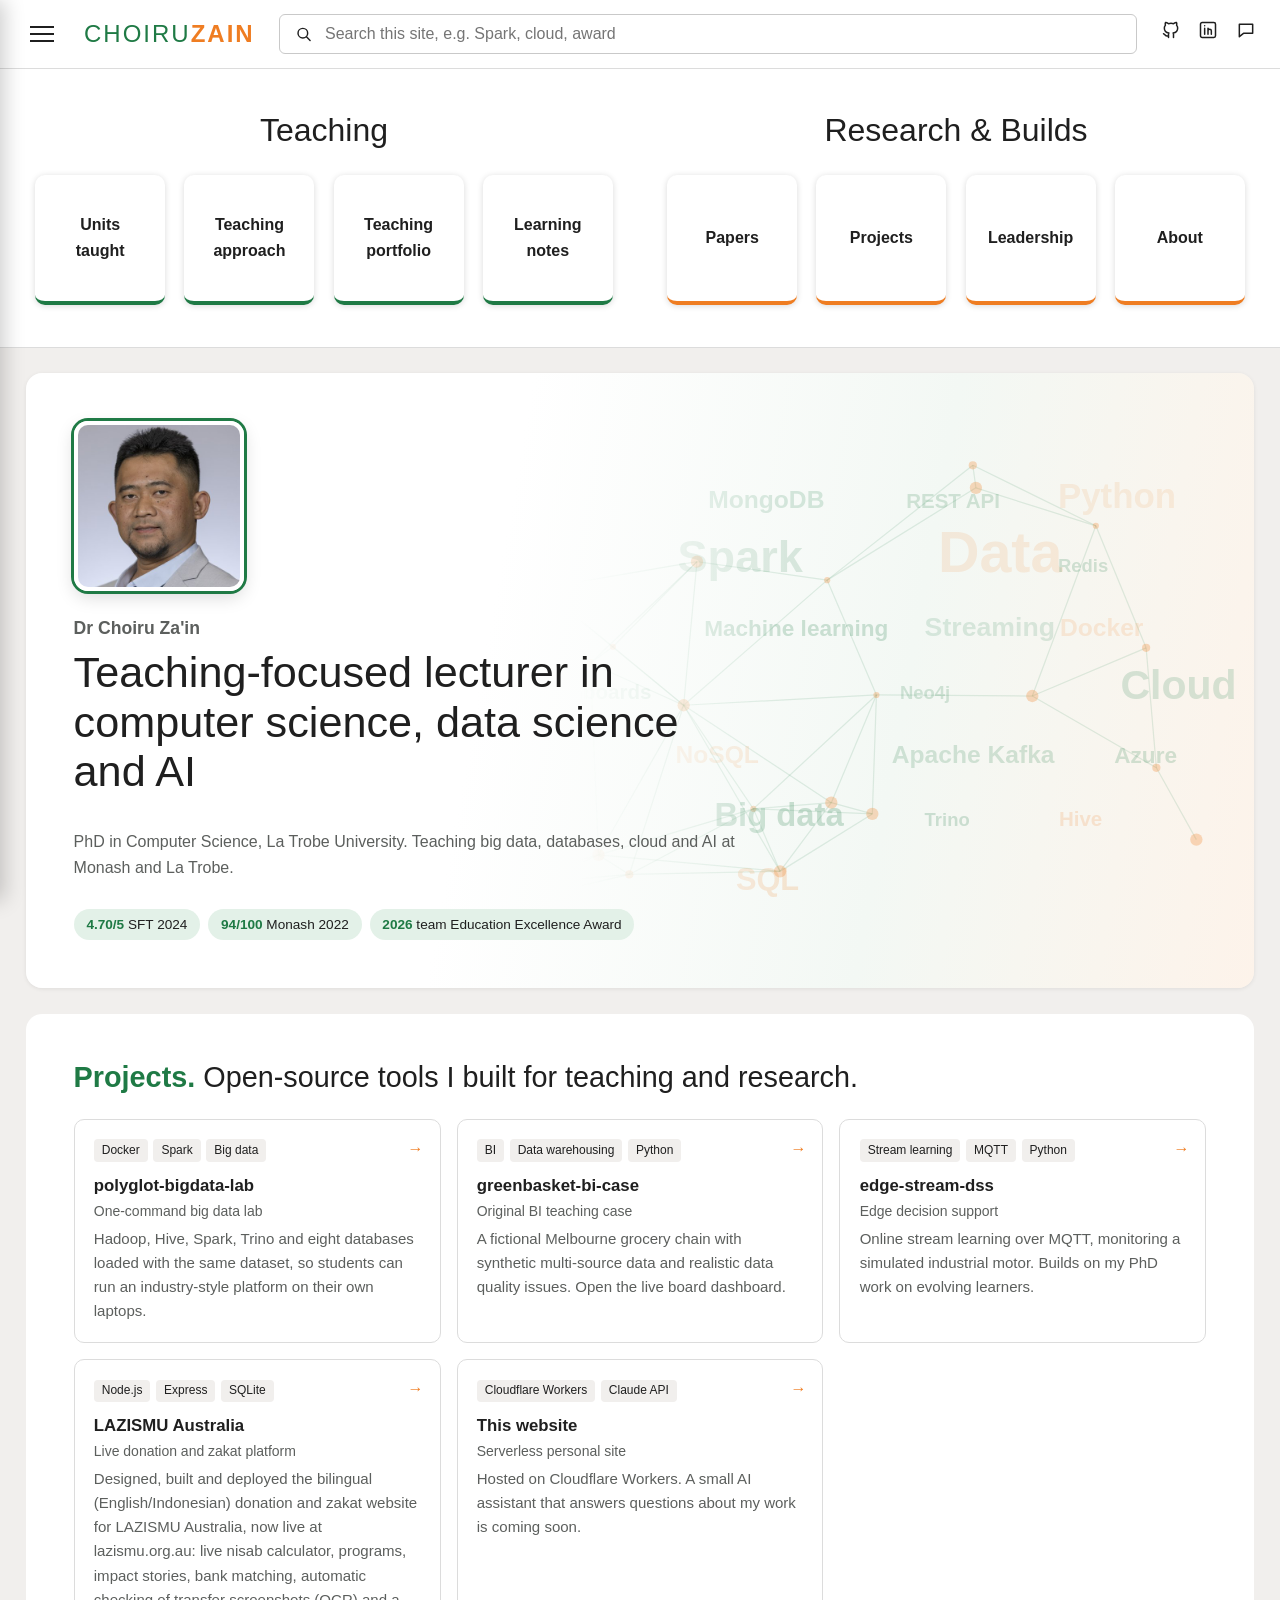
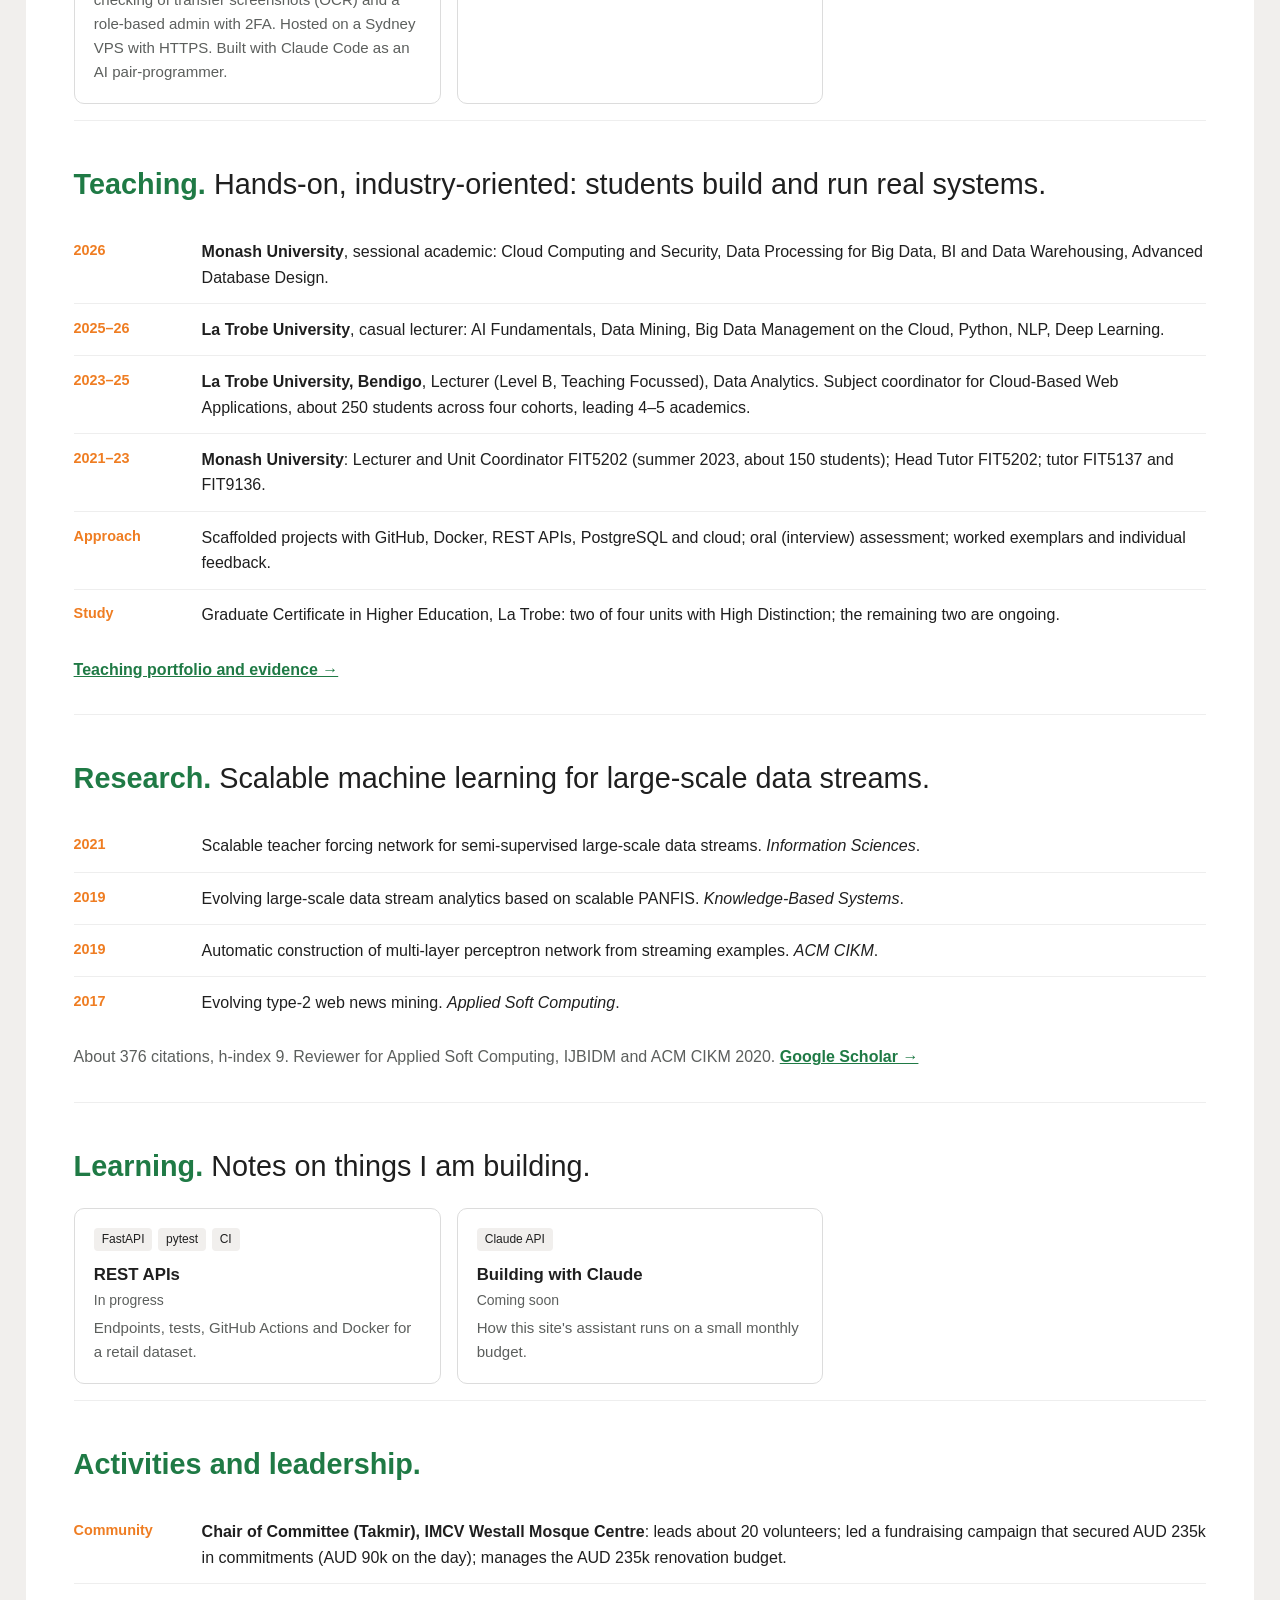
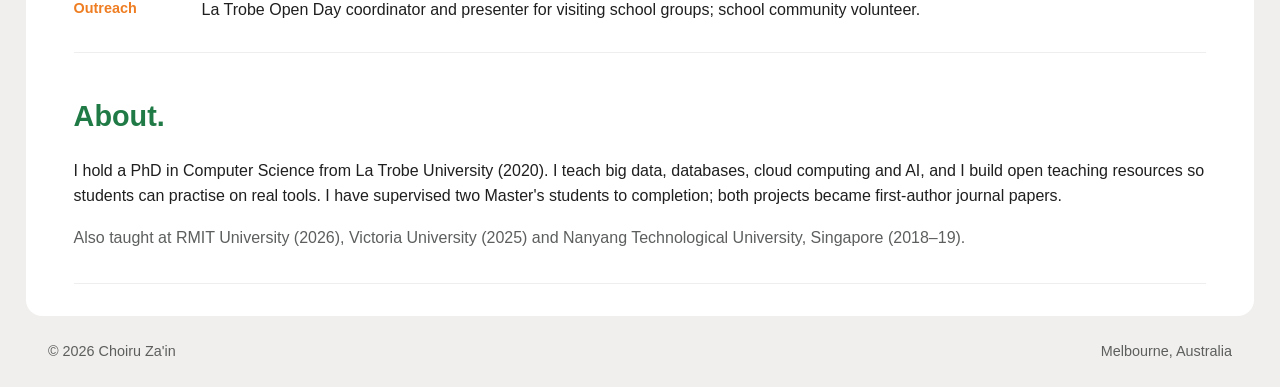
<file: public/index.html>
<!DOCTYPE html>
<html lang="en">
<head>
  <meta charset="UTF-8">
  <meta name="viewport" content="width=device-width, initial-scale=1.0">
  <title>Dr Choiru Za'in | Lecturer in Computer Science and Data Science</title>
  <meta name="description" content="Dr Choiru Za'in: teaching-focused lecturer in computer science, data science and AI, based in Melbourne.">
  <link rel="stylesheet" href="style.css">
</head>
<body>
<header class="top">
  <button class="burger" id="openMenu" aria-label="Open menu"><span></span><span></span><span></span></button>
  <a class="logo" href="#home">CHOIRU<b>ZAIN</b></a>
  <label class="search"><svg viewBox="0 0 24 24"><circle cx="11" cy="11" r="6"/><path d="M20 20l-4.5-4.5"/></svg>
    <input id="q" type="search" placeholder="Search this site, e.g. Spark, cloud, award"></label>
  <div class="icons">
    <a href="https://github.com/choiruzain" title="GitHub"><svg viewBox="0 0 24 24"><path d="M9 19c-4 1.5-4-2-6-2.5M15 21v-3.5c0-1 .1-1.4-.5-2 2.8-.3 5.5-1.4 5.5-6a4.6 4.6 0 0 0-1.3-3.2 4.2 4.2 0 0 0-.1-3.2s-1.1-.3-3.5 1.3a12 12 0 0 0-6.2 0C6.5 2.8 5.4 3.1 5.4 3.1a4.2 4.2 0 0 0-.1 3.2A4.6 4.6 0 0 0 4 9.5c0 4.6 2.7 5.7 5.5 6-.6.6-.6 1.2-.5 2V21"/></svg></a>
    <a href="https://www.linkedin.com/in/choiru-za-in-452358167/" title="LinkedIn"><svg viewBox="0 0 24 24"><rect x="3" y="3" width="18" height="18" rx="2"/><path d="M8 10v7M8 7v.01M12 17v-4a2 2 0 0 1 4 0v4M12 10v7"/></svg></a>
    <a href="mailto:choiru.zain@monash.edu" title="Email"><svg viewBox="0 0 24 24"><path d="M4 5h16v11H9l-5 4z"/></svg></a>
  </div>
</header>

<section class="tiles" id="home">
  <div class="group"><h2>Teaching</h2>
    <div class="row">
      <a class="tile" href="#teaching">Units<br>taught</a><a class="tile" href="#teaching">Teaching<br>approach</a>
      <a class="tile" href="https://drive.google.com/drive/folders/1snjhBznt65JupvJGGm4GPiokunYorU8l?usp=sharing">Teaching<br>portfolio</a><a class="tile" href="#learning">Learning<br>notes</a>
    </div></div>
  <div class="group"><h2>Research &amp; Builds</h2>
    <div class="row">
      <a class="tile" href="#research">Papers</a><a class="tile" href="#projects">Projects</a>
      <a class="tile" href="#activities">Leadership</a><a class="tile" href="#about">About</a>
    </div></div>
</section>

<div class="feature">
  <svg class="ftech" viewBox="0 0 1300 600" preserveAspectRatio="xMaxYMid slice" aria-hidden="true">
  <g stroke="#1f7a45" stroke-opacity=".12" stroke-width="1.2"><line x1="837" y1="486" x2="811" y2="425"/><line x1="837" y1="486" x2="743" y2="324"/><line x1="837" y1="486" x2="927" y2="430"/><line x1="837" y1="486" x2="690" y2="489"/><line x1="837" y1="486" x2="660" y2="470"/><line x1="837" y1="486" x2="887" y2="419"/><line x1="811" y1="425" x2="743" y2="324"/><line x1="811" y1="425" x2="927" y2="430"/><line x1="811" y1="425" x2="690" y2="489"/><line x1="811" y1="425" x2="931" y2="314"/><line x1="811" y1="425" x2="660" y2="470"/><line x1="811" y1="425" x2="887" y2="419"/><line x1="1204" y1="385" x2="1083" y2="315"/><line x1="1204" y1="385" x2="1243" y2="455"/><line x1="1204" y1="385" x2="1194" y2="268"/><line x1="543" y1="502" x2="690" y2="489"/><line x1="543" y1="502" x2="660" y2="470"/><line x1="543" y1="502" x2="532" y2="526"/><line x1="883" y1="202" x2="1025" y2="90"/><line x1="883" y1="202" x2="743" y2="324"/><line x1="883" y1="202" x2="1028" y2="112"/><line x1="883" y1="202" x2="931" y2="314"/><line x1="883" y1="202" x2="756" y2="184"/><line x1="1145" y1="149" x2="1025" y2="90"/><line x1="1145" y1="149" x2="1028" y2="112"/><line x1="1145" y1="149" x2="1083" y2="315"/><line x1="1145" y1="149" x2="1194" y2="268"/><line x1="1025" y1="90" x2="1028" y2="112"/><line x1="743" y1="324" x2="652" y2="283"/><line x1="743" y1="324" x2="690" y2="489"/><line x1="743" y1="324" x2="931" y2="314"/><line x1="743" y1="324" x2="660" y2="470"/><line x1="743" y1="324" x2="887" y2="419"/><line x1="743" y1="324" x2="756" y2="184"/><line x1="743" y1="324" x2="604" y2="210"/><line x1="743" y1="324" x2="674" y2="267"/><line x1="652" y1="283" x2="660" y2="470"/><line x1="652" y1="283" x2="756" y2="184"/><line x1="652" y1="283" x2="604" y2="210"/><line x1="652" y1="283" x2="674" y2="267"/><line x1="927" y1="430" x2="931" y2="314"/><line x1="927" y1="430" x2="887" y2="419"/><line x1="690" y1="489" x2="660" y2="470"/><line x1="690" y1="489" x2="532" y2="526"/><line x1="931" y1="314" x2="1083" y2="315"/><line x1="931" y1="314" x2="887" y2="419"/><line x1="660" y1="470" x2="532" y2="526"/><line x1="1083" y1="315" x2="1194" y2="268"/><line x1="756" y1="184" x2="604" y2="210"/><line x1="756" y1="184" x2="674" y2="267"/><line x1="604" y1="210" x2="674" y2="267"/></g>
  <g fill="#ef7d22" fill-opacity=".28"><circle cx="837" cy="486" r="6"/><circle cx="811" cy="425" r="3"/><circle cx="1204" cy="385" r="4"/><circle cx="543" cy="502" r="4"/><circle cx="883" cy="202" r="3"/><circle cx="1145" cy="149" r="3"/><circle cx="1025" cy="90" r="4"/><circle cx="743" cy="324" r="6"/><circle cx="652" cy="283" r="4"/><circle cx="927" cy="430" r="6"/><circle cx="1028" cy="112" r="6"/><circle cx="690" cy="489" r="4"/><circle cx="931" cy="314" r="3"/><circle cx="660" cy="470" r="6"/><circle cx="1083" cy="315" r="6"/><circle cx="1243" cy="455" r="6"/><circle cx="887" cy="419" r="6"/><circle cx="756" cy="184" r="6"/><circle cx="604" cy="210" r="6"/><circle cx="674" cy="267" r="3"/><circle cx="1194" cy="268" r="4"/><circle cx="532" cy="526" r="6"/></g>
  <g font-family="Segoe UI,Helvetica,Arial,sans-serif"><text x="526" y="504" font-size="30" fill="#1f7a45" fill-opacity="0.11" font-weight="700">Hadoop</text><text x="737" y="194" font-size="44" fill="#1f7a45" fill-opacity="0.15" font-weight="700">Spark</text><text x="1169" y="318" font-size="40" fill="#1f7a45" fill-opacity="0.17" font-weight="700">Cloud</text><text x="991" y="194" font-size="56" fill="#ef7d22" fill-opacity="0.12" font-weight="700">Data</text><text x="794" y="504" font-size="30" fill="#ef7d22" fill-opacity="0.18" font-weight="700">SQL</text><text x="767" y="132" font-size="24" fill="#1f7a45" fill-opacity="0.17" font-weight="700">MongoDB</text><text x="1108" y="132" font-size="34" fill="#ef7d22" fill-opacity="0.11" font-weight="700">Python</text><text x="946" y="380" font-size="24" fill="#1f7a45" fill-opacity="0.18" font-weight="700">Apache Kafka</text><text x="574" y="70" font-size="48" fill="#1f7a45" fill-opacity="0.16" font-weight="700">AI</text><text x="978" y="256" font-size="26" fill="#1f7a45" fill-opacity="0.14" font-weight="700">Streaming</text><text x="543" y="194" font-size="28" fill="#ef7d22" fill-opacity="0.19" font-weight="700">ETL</text><text x="1110" y="256" font-size="24" fill="#ef7d22" fill-opacity="0.14" font-weight="700">Docker</text><text x="1163" y="380" font-size="22" fill="#1f7a45" fill-opacity="0.19" font-weight="700">Azure</text><text x="556" y="442" font-size="22" fill="#ef7d22" fill-opacity="0.22" font-weight="700">AWS</text><text x="735" y="380" font-size="24" fill="#ef7d22" fill-opacity="0.15" font-weight="700">NoSQL</text><text x="763" y="256" font-size="22" fill="#1f7a45" fill-opacity="0.21" font-weight="700">Machine learning</text><text x="773" y="442" font-size="32" fill="#1f7a45" fill-opacity="0.22" font-weight="700">Big data</text><text x="1109" y="442" font-size="20" fill="#ef7d22" fill-opacity="0.17" font-weight="700">Hive</text><text x="960" y="132" font-size="20" fill="#1f7a45" fill-opacity="0.18" font-weight="700">REST API</text><text x="596" y="318" font-size="20" fill="#1f7a45" fill-opacity="0.17" font-weight="700">Dashboards</text><text x="978" y="442" font-size="18" fill="#1f7a45" fill-opacity="0.2" font-weight="700">Trino</text><text x="954" y="318" font-size="18" fill="#1f7a45" fill-opacity="0.18" font-weight="700">Neo4j</text><text x="1108" y="194" font-size="18" fill="#1f7a45" fill-opacity="0.19" font-weight="700">Redis</text></g>
</svg>
  <div class="ftext">
    <img class="fphoto" src="photo.jpg" alt="Photo of Dr Choiru Za'in">
    <p class="kicker">Dr Choiru Za'in</p>
    <h1>Teaching-focused lecturer in computer science, data science and AI</h1>
    <p>PhD in Computer Science, La Trobe University. Teaching big data, databases, cloud and AI at Monash and La Trobe.</p>
    <div class="chips"><span><b>4.70/5</b> SFT 2024</span><span><b>94/100</b> Monash 2022</span><span><b>2026</b> team Education Excellence Award</span></div>
  </div>
</div>

<main>
<section id="projects">
    <h2><span>Projects.</span> Open-source tools I built for teaching and research.</h2>
    <div class="cards">
      <a class="card" href="https://github.com/choiruzain/polyglot-bigdata-lab">
        <div class="tags"><i>Docker</i><i>Spark</i><i>Big data</i></div><em class="go">&rarr;</em>
        <h3>polyglot-bigdata-lab <small>One-command big data lab</small></h3>
        <p>Hadoop, Hive, Spark, Trino and eight databases loaded with the same dataset, so students can run an industry-style platform on their own laptops.</p></a>
      <a class="card" href="greenbasket/">
        <div class="tags"><i>BI</i><i>Data warehousing</i><i>Python</i></div><em class="go">&rarr;</em>
        <h3>greenbasket-bi-case <small>Original BI teaching case</small></h3>
        <p>A fictional Melbourne grocery chain with synthetic multi-source data and realistic data quality issues. Open the live board dashboard.</p></a>
      <a class="card" href="https://github.com/choiruzain/edge-stream-dss">
        <div class="tags"><i>Stream learning</i><i>MQTT</i><i>Python</i></div><em class="go">&rarr;</em>
        <h3>edge-stream-dss <small>Edge decision support</small></h3>
        <p>Online stream learning over MQTT, monitoring a simulated industrial motor. Builds on my PhD work on evolving learners.</p></a>
      <a class="card" href="https://lazismu.org.au" target="_blank" rel="noopener">
        <div class="tags"><i>Node.js</i><i>Express</i><i>SQLite</i></div><em class="go">&rarr;</em>
        <h3>LAZISMU Australia <small>Live donation and zakat platform</small></h3>
        <p>Designed, built and deployed the bilingual (English/Indonesian) donation and zakat website for LAZISMU Australia, now live at lazismu.org.au: live nisab calculator, programs, impact stories, bank matching, automatic checking of transfer screenshots (OCR) and a role-based admin with 2FA. Hosted on a Sydney VPS with HTTPS. Built with Claude Code as an AI pair-programmer.</p></a>
      <a class="card" href="https://github.com/choiruzain/choiruzain.github.io">
        <div class="tags"><i>Cloudflare Workers</i><i>Claude API</i></div><em class="go">&rarr;</em>
        <h3>This website <small>Serverless personal site</small></h3>
        <p>Hosted on Cloudflare Workers. A small AI assistant that answers questions about my work is coming soon.</p></a>
    </div>
  </section>

  <section id="teaching">
    <h2><span>Teaching.</span> Hands-on, industry-oriented: students build and run real systems.</h2>
    <div class="list">
      <div class="row"><span class="when">2026</span><div><b>Monash University</b>, sessional academic: Cloud Computing and Security, Data Processing for Big Data, BI and Data Warehousing, Advanced Database Design.</div></div>
      <div class="row"><span class="when">2025–26</span><div><b>La Trobe University</b>, casual lecturer: AI Fundamentals, Data Mining, Big Data Management on the Cloud, Python, NLP, Deep Learning.</div></div>
      <div class="row"><span class="when">2023–25</span><div><b>La Trobe University, Bendigo</b>, Lecturer (Level B, Teaching Focussed), Data Analytics. Subject coordinator for Cloud-Based Web Applications, about 250 students across four cohorts, leading 4–5 academics.</div></div>
      <div class="row"><span class="when">2021–23</span><div><b>Monash University</b>: Lecturer and Unit Coordinator FIT5202 (summer 2023, about 150 students); Head Tutor FIT5202; tutor FIT5137 and FIT9136.</div></div>
      <div class="row"><span class="when">Approach</span><div>Scaffolded projects with GitHub, Docker, REST APIs, PostgreSQL and cloud; oral (interview) assessment; worked exemplars and individual feedback.</div></div>
      <div class="row"><span class="when">Study</span><div>Graduate Certificate in Higher Education, La Trobe: two of four units with High Distinction; the remaining two are ongoing.</div></div>
    </div>
    <p><a class="more" href="https://drive.google.com/drive/folders/1snjhBznt65JupvJGGm4GPiokunYorU8l?usp=sharing">Teaching portfolio and evidence &rarr;</a></p>
  </section>

  <section id="research">
    <h2><span>Research.</span> Scalable machine learning for large-scale data streams.</h2>
    <div class="list">
      <div class="row"><span class="when">2021</span><div>Scalable teacher forcing network for semi-supervised large-scale data streams. <i>Information Sciences</i>.</div></div>
      <div class="row"><span class="when">2019</span><div>Evolving large-scale data stream analytics based on scalable PANFIS. <i>Knowledge-Based Systems</i>.</div></div>
      <div class="row"><span class="when">2019</span><div>Automatic construction of multi-layer perceptron network from streaming examples. <i>ACM CIKM</i>.</div></div>
      <div class="row"><span class="when">2017</span><div>Evolving type-2 web news mining. <i>Applied Soft Computing</i>.</div></div>
    </div>
    <p class="muted">About 376 citations, h-index 9. Reviewer for Applied Soft Computing, IJBIDM and ACM CIKM 2020.
      <a class="more" href="https://scholar.google.com/citations?user=Cudw4egAAAAJ">Google Scholar &rarr;</a></p>
  </section>

  <section id="learning">
    <h2><span>Learning.</span> Notes on things I am building.</h2>
    <div class="cards">
      <div class="card"><div class="tags"><i>FastAPI</i><i>pytest</i><i>CI</i></div><h3>REST APIs <small>In progress</small></h3><p>Endpoints, tests, GitHub Actions and Docker for a retail dataset.</p></div>
      <div class="card"><div class="tags"><i>Claude API</i></div><h3>Building with Claude <small>Coming soon</small></h3><p>How this site's assistant runs on a small monthly budget.</p></div>
    </div>
  </section>

  <section id="activities">
    <h2><span>Activities and leadership.</span></h2>
    <div class="list">
      <div class="row"><span class="when">Community</span><div><b>Chair of Committee (Takmir), IMCV Westall Mosque Centre</b>: leads about 20 volunteers; led a fundraising campaign that secured AUD 235k in commitments (AUD 90k on the day); manages the AUD 235k renovation budget.</div></div>
      <div class="row"><span class="when">Outreach</span><div>La Trobe Open Day coordinator and presenter for visiting school groups; school community volunteer.</div></div>
    </div>
  </section>

  <section id="about">
    <h2><span>About.</span></h2>
    <p>I hold a PhD in Computer Science from La Trobe University (2020). I teach big data, databases, cloud computing and AI,
      and I build open teaching resources so students can practise on real tools. I have supervised two Master's students to completion;
      both projects became first-author journal papers.</p>
    <p class="muted">Also taught at RMIT University (2026), Victoria University (2025) and Nanyang Technological University, Singapore (2018–19).</p>
  </section>

  </main>
<footer><span>&copy; 2026 Choiru Za'in</span><span>Melbourne, Australia</span></footer>

<!-- slide-out side panel -->
<div class="scrim" id="scrim"></div>
<aside class="panel" id="panel" aria-hidden="true">
  <div class="pcol left">
    <button class="cat active" data-cat="teach">Teaching <i>&rsaquo;</i></button>
    <button class="cat" data-cat="research">Research <i>&rsaquo;</i></button>
    <button class="cat" data-cat="projects">Projects <i>&rsaquo;</i></button>
    <button class="cat" data-cat="learning">Learning <i>&rsaquo;</i></button>
    <button class="cat" data-cat="activities">Activities <i>&rsaquo;</i></button>
    <button class="cat" data-cat="about">About &amp; contact <i>&rsaquo;</i></button>
  </div>
  <div class="pcol right">
    <div class="sub" data-sub="teach"><a href="#teaching">Teaching overview</a><a href="#teaching">Monash University (2021&ndash;2026)</a><a href="#teaching">La Trobe University (2023&ndash;2026)</a><a href="#teaching">Teaching approach</a><a href="https://drive.google.com/drive/folders/1snjhBznt65JupvJGGm4GPiokunYorU8l?usp=sharing">Teaching portfolio &rsaquo;</a></div>
    <div class="sub" data-sub="research" hidden><a href="#research">Selected papers</a><a href="https://scholar.google.com/citations?user=Cudw4egAAAAJ">Google Scholar &rsaquo;</a></div>
    <div class="sub" data-sub="projects" hidden><a href="https://github.com/choiruzain/polyglot-bigdata-lab">polyglot-bigdata-lab &rsaquo;</a><a href="greenbasket/">greenbasket-bi-case dashboard &rsaquo;</a><a href="https://github.com/choiruzain/edge-stream-dss">edge-stream-dss &rsaquo;</a><a href="https://lazismu.org.au">LAZISMU Australia &rsaquo;</a><a href="https://github.com/choiruzain/choiruzain.github.io">This website &rsaquo;</a></div>
    <div class="sub" data-sub="learning" hidden><a href="#learning">REST APIs with FastAPI</a><a href="#learning">Building with Claude</a></div>
    <div class="sub" data-sub="activities" hidden><a href="#activities">Community leadership</a><a href="#activities">Outreach</a></div>
    <div class="sub" data-sub="about" hidden><a href="#about">About me</a><a href="mailto:choiru.zain@monash.edu">Email</a><a href="https://www.linkedin.com/in/choiru-za-in-452358167/">LinkedIn &rsaquo;</a><a href="https://github.com/choiruzain">GitHub &rsaquo;</a></div>
  </div>
  <button class="close" id="closeMenu" aria-label="Close menu">&times;</button>
</aside>

<script>
  const panel=document.getElementById('panel'), scrim=document.getElementById('scrim');
  const open=()=>{panel.classList.add('open');scrim.classList.add('open');panel.setAttribute('aria-hidden','false')};
  const close=()=>{panel.classList.remove('open');scrim.classList.remove('open');panel.setAttribute('aria-hidden','true')};
  document.getElementById('openMenu').onclick=open; document.getElementById('closeMenu').onclick=close; scrim.onclick=close;
  panel.querySelectorAll('.sub a').forEach(a=>a.addEventListener('click',close));
  panel.querySelectorAll('.cat').forEach(c=>c.addEventListener('click',()=>{
    panel.querySelectorAll('.cat').forEach(x=>x.classList.toggle('active',x===c));
    panel.querySelectorAll('.sub').forEach(s=>s.hidden=s.dataset.sub!==c.dataset.cat);
  }));
  document.addEventListener('keydown',e=>{if(e.key==='Escape')close()});
  // simple search: highlight and jump to first match
  document.getElementById('q').addEventListener('keydown',e=>{
    if(e.key!=='Enter')return; const t=e.target.value.trim().toLowerCase(); if(!t)return;
    const el=[...document.querySelectorAll('main .row, main .card, main p')].find(n=>n.textContent.toLowerCase().includes(t));
    if(el){el.scrollIntoView({behavior:'smooth',block:'center'});el.classList.add('hit');setTimeout(()=>el.classList.remove('hit'),2000)}
  });
</script>
</body>
</html>
</file>
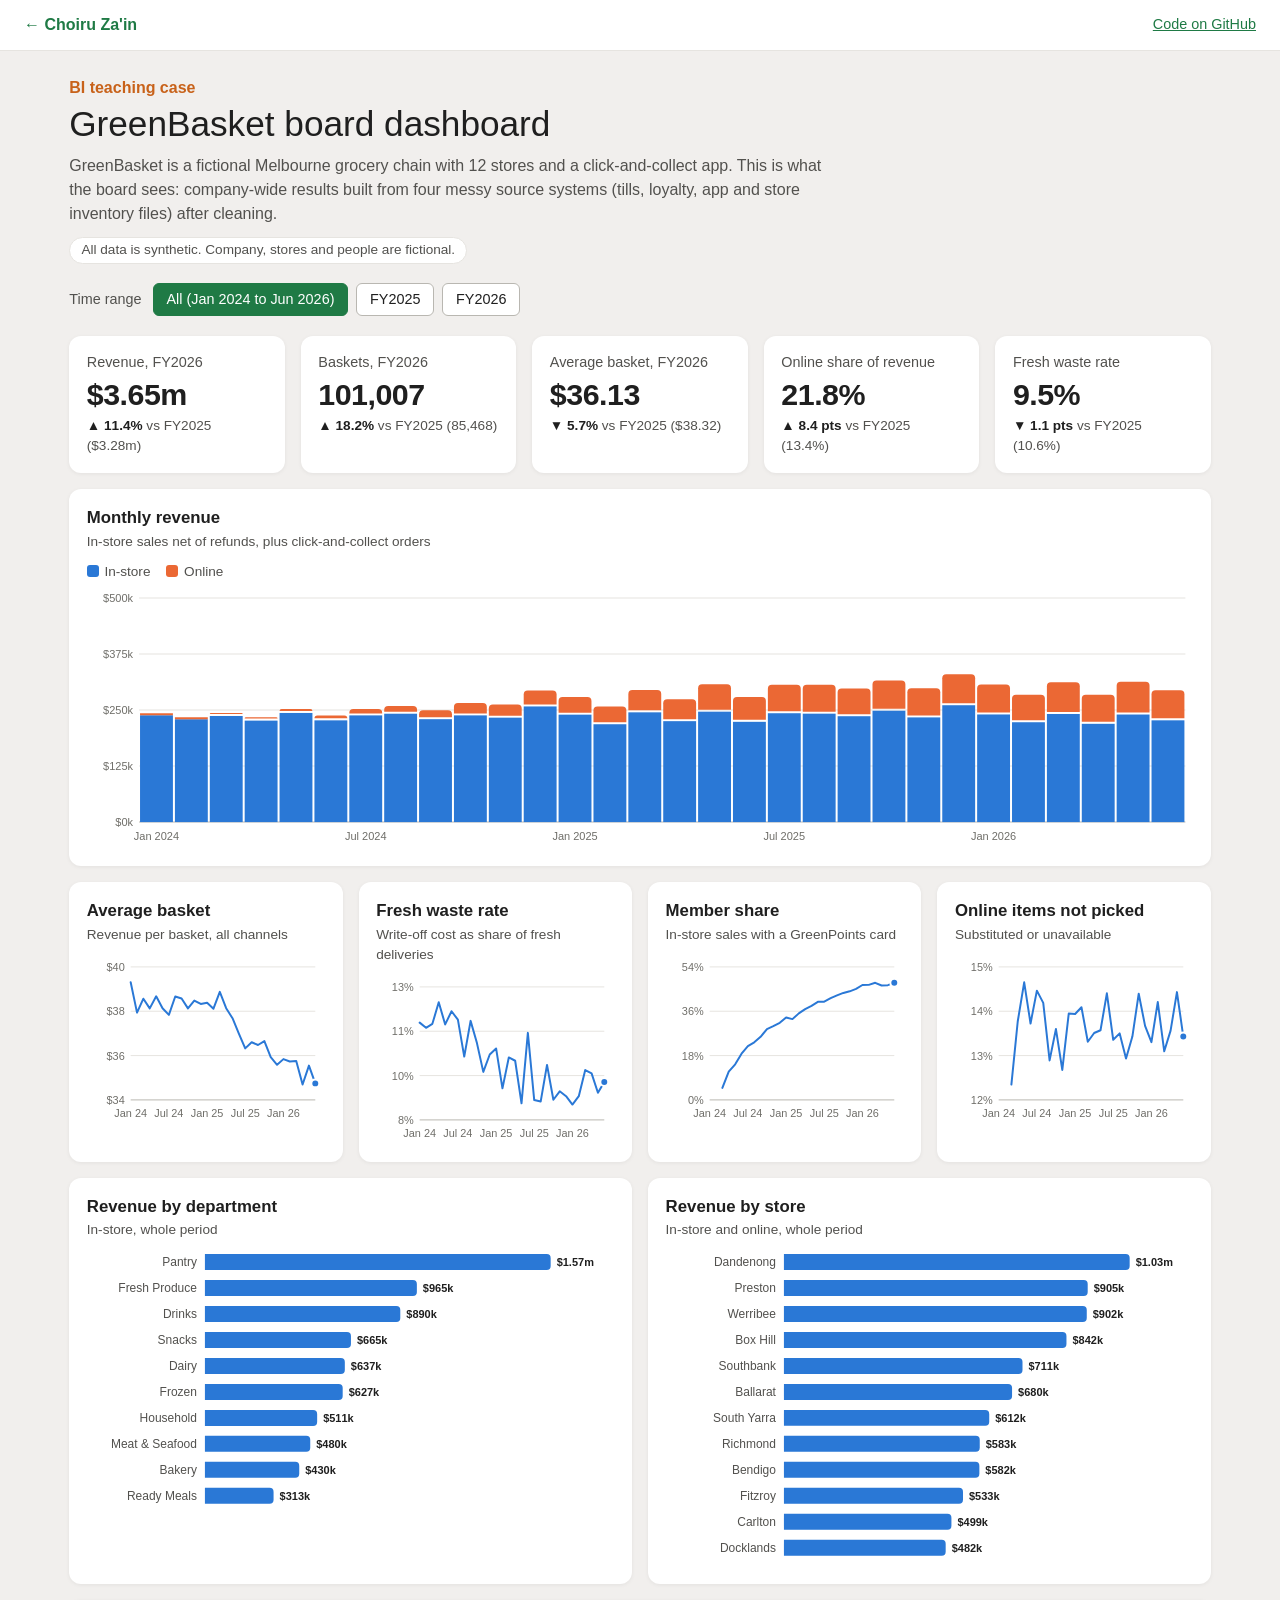
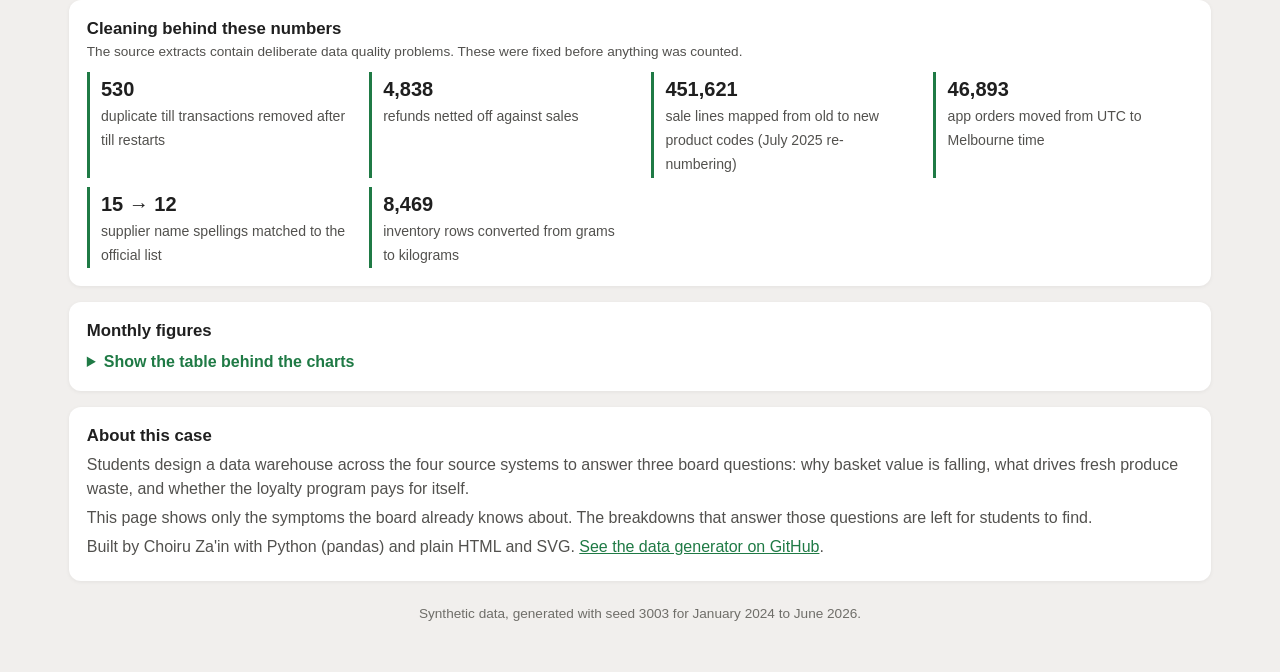
<file: public/greenbasket/index.html>
<!DOCTYPE html>
<html lang="en">
<head>
<meta charset="utf-8">
<meta name="viewport" content="width=device-width, initial-scale=1">
<title>GreenBasket board dashboard | Choiru Za'in</title>
<meta name="description" content="Board dashboard for GreenBasket, an original BI teaching case with synthetic multi-source data.">
<style>
.viz-root{
  color-scheme:light;
  --page:#f1efed;--surface-1:#fcfcfb;--card:#ffffff;
  --text-primary:#1f1f1f;--text-secondary:#52514e;--text-muted:#6f6e69;
  --grid:#e6e4e0;--axis:#b9b7b1;
  --brand:#1f7a45;--accent:#c8621a;
  --series-1:#2a78d6;--series-2:#eb6834;
  --tip-bg:#1f1f1f;--tip-text:#f6f6f4;
}
@media (prefers-color-scheme:dark){
  :root:where(:not([data-theme="light"])) .viz-root{
    color-scheme:dark;
    --page:#121211;--surface-1:#1a1a19;--card:#1a1a19;
    --text-primary:#f0efec;--text-secondary:#c3c2b7;--text-muted:#9c9b93;
    --grid:#2c2c2a;--axis:#55544f;
    --brand:#4cb97a;--accent:#f0954f;
    --series-1:#3987e5;--series-2:#d95926;
    --tip-bg:#f0efec;--tip-text:#1a1a19;
  }
}
*{box-sizing:border-box}
body{margin:0}
.viz-root{min-height:100vh;background:var(--page);color:var(--text-primary);
  font-family:"Segoe UI",-apple-system,Helvetica,Arial,sans-serif;line-height:1.5}
a{color:var(--brand)}
header.top{display:flex;align-items:center;gap:1rem;padding:.8rem 1.5rem;background:var(--card);border-bottom:1px solid var(--grid)}
header.top a.back{text-decoration:none;font-weight:600}
header.top .spacer{flex:1}
header.top a.code{font-size:.9rem}
main{max-width:1180px;margin:0 auto;padding:1.6rem 1.2rem 3rem}
.kicker{color:var(--accent);font-weight:600;margin:0}
h1{font-weight:300;font-size:2.2rem;line-height:1.2;margin:.2rem 0 .5rem}
.lede{color:var(--text-secondary);max-width:760px;margin:0 0 .4rem}
.synthetic{display:inline-block;font-size:.85rem;color:var(--text-secondary);border:1px solid var(--grid);background:var(--card);border-radius:999px;padding:.15rem .7rem;margin:.3rem 0 1.2rem}
.filters{display:flex;flex-wrap:wrap;align-items:center;gap:.5rem;margin:0 0 1.2rem}
.filters span{color:var(--text-secondary);font-size:.9rem;margin-right:.2rem}
.filters button{font:inherit;font-size:.9rem;border:1px solid var(--axis);background:var(--card);color:var(--text-primary);border-radius:6px;padding:.3rem .8rem;cursor:pointer}
.filters button[aria-pressed="true"]{background:var(--brand);border-color:var(--brand);color:#fff}
.filters button:focus-visible{outline:2px solid var(--series-1);outline-offset:2px}
.kpis{display:grid;grid-template-columns:repeat(auto-fit,minmax(190px,1fr));gap:1rem;margin-bottom:1rem}
.kpi{background:var(--card);border-radius:12px;padding:1rem 1.1rem;box-shadow:0 1px 4px rgba(0,0,0,.06)}
.kpi .label{color:var(--text-secondary);font-size:.9rem}
.kpi .value{font-size:1.9rem;font-weight:600;letter-spacing:-.5px;line-height:1.2;margin:.2rem 0}
.kpi .delta{font-size:.85rem;color:var(--text-secondary)}
.kpi .delta b{color:var(--text-primary)}
.grid2{display:grid;grid-template-columns:1fr 1fr;gap:1rem}
.grid4{display:grid;grid-template-columns:repeat(4,1fr);gap:1rem}
@media (max-width:980px){.grid4{grid-template-columns:1fr 1fr}}
@media (max-width:700px){.grid2,.grid4{grid-template-columns:1fr}}
.card{background:var(--card);border-radius:12px;padding:1rem 1.1rem 1.1rem;box-shadow:0 1px 4px rgba(0,0,0,.06);margin-bottom:1rem;min-width:0}
.card h2{font-size:1.05rem;font-weight:600;margin:0}
.card .sub{color:var(--text-secondary);font-size:.85rem;margin:.1rem 0 .6rem}
.legend{display:flex;gap:1rem;font-size:.85rem;color:var(--text-secondary);margin:0 0 .4rem}
.legend i{display:inline-block;width:12px;height:12px;border-radius:3px;margin-right:.35rem;vertical-align:-1px}
.chart{position:relative;width:100%}
.chart svg{display:block;width:100%;height:auto;overflow:visible}
.chart text{fill:var(--text-muted);font-size:11px;font-family:inherit}
.chart .val{fill:var(--text-primary);font-weight:600}
.chart .gridline{stroke:var(--grid);stroke-width:1}
.chart .baseline{stroke:var(--axis);stroke-width:1}
.chart .hit{fill:transparent;cursor:crosshair}
.chart .hit:focus{outline:none}
.chart .hit:focus-visible{stroke:var(--series-1);stroke-width:2}
.chart .xhair{stroke:var(--axis);stroke-width:1;stroke-dasharray:3 3}
.tip{position:fixed;z-index:50;pointer-events:none;background:var(--tip-bg);color:var(--tip-text);border-radius:8px;padding:.45rem .65rem;font-size:.82rem;line-height:1.35;box-shadow:0 4px 14px rgba(0,0,0,.2);opacity:0;transition:opacity .08s}
.tip .t{opacity:.75;margin-bottom:.15rem}
.tip .r{display:flex;align-items:center;gap:.45rem}
.tip .r b{font-size:.95rem}
.tip .k{display:inline-block;width:12px;height:3px;border-radius:2px}
.dq{list-style:none;margin:.4rem 0 0;padding:0;display:grid;grid-template-columns:repeat(auto-fit,minmax(240px,1fr));gap:.6rem 1.4rem}
.dq li{border-left:3px solid var(--brand);padding:.1rem 0 .1rem .7rem}
.dq b{display:block;font-size:1.25rem}
.dq span{color:var(--text-secondary);font-size:.88rem}
details{margin-top:.4rem}
summary{cursor:pointer;color:var(--brand);font-weight:600}
.tablewrap{overflow-x:auto;margin-top:.6rem}
table{border-collapse:collapse;font-size:.85rem;width:100%}
th,td{padding:.3rem .6rem;text-align:right;border-bottom:1px solid var(--grid);white-space:nowrap}
th:first-child,td:first-child{text-align:left}
th{color:var(--text-secondary);font-weight:600}
.about p{color:var(--text-secondary);margin:.3rem 0}
footer{color:var(--text-muted);font-size:.85rem;text-align:center;margin-top:1.4rem}
</style>
</head>
<body>
<div class="viz-root">
<header class="top">
  <a class="back" href="../">&larr; Choiru Za'in</a>
  <span class="spacer"></span>
  <a class="code" href="https://github.com/choiruzain/greenbasket-bi-case">Code on GitHub</a>
</header>
<main>
  <p class="kicker">BI teaching case</p>
  <h1>GreenBasket board dashboard</h1>
  <p class="lede">GreenBasket is a fictional Melbourne grocery chain with 12 stores and a click-and-collect app. This is what the board sees: company-wide results built from four messy source systems (tills, loyalty, app and store inventory files) after cleaning.</p>
  <span class="synthetic">All data is synthetic. Company, stores and people are fictional.</span>

  <div class="filters" role="group" aria-label="Time range">
    <span>Time range</span>
    <button type="button" data-range="all" aria-pressed="true">All (Jan 2024 to Jun 2026)</button>
    <button type="button" data-range="FY2025" aria-pressed="false">FY2025</button>
    <button type="button" data-range="FY2026" aria-pressed="false">FY2026</button>
  </div>

  <section class="kpis" id="kpis" aria-label="Key figures, FY2026 compared with FY2025"></section>

  <section class="card">
    <h2>Monthly revenue</h2>
    <p class="sub">In-store sales net of refunds, plus click-and-collect orders</p>
    <div class="legend"><span><i style="background:var(--series-1)"></i>In-store</span><span><i style="background:var(--series-2)"></i>Online</span></div>
    <div class="chart" id="c-revenue"></div>
  </section>

  <section class="grid4">
    <div class="card"><h2>Average basket</h2><p class="sub">Revenue per basket, all channels</p><div class="chart" id="c-basket"></div></div>
    <div class="card"><h2>Fresh waste rate</h2><p class="sub">Write-off cost as share of fresh deliveries</p><div class="chart" id="c-waste"></div></div>
    <div class="card"><h2>Member share</h2><p class="sub">In-store sales with a GreenPoints card</p><div class="chart" id="c-member"></div></div>
    <div class="card"><h2>Online items not picked</h2><p class="sub">Substituted or unavailable</p><div class="chart" id="c-picked"></div></div>
  </section>

  <section class="grid2">
    <div class="card"><h2>Revenue by department</h2><p class="sub">In-store, whole period</p><div class="chart" id="c-dept"></div></div>
    <div class="card"><h2>Revenue by store</h2><p class="sub">In-store and online, whole period</p><div class="chart" id="c-store"></div></div>
  </section>

  <section class="card">
    <h2>Cleaning behind these numbers</h2>
    <p class="sub">The source extracts contain deliberate data quality problems. These were fixed before anything was counted.</p>
    <ul class="dq" id="dq"></ul>
  </section>

  <section class="card">
    <h2>Monthly figures</h2>
    <details><summary>Show the table behind the charts</summary><div class="tablewrap" id="table"></div></details>
  </section>

  <section class="card about">
    <h2>About this case</h2>
    <p>Students design a data warehouse across the four source systems to answer three board questions: why basket value is falling, what drives fresh produce waste, and whether the loyalty program pays for itself.</p>
    <p>This page shows only the symptoms the board already knows about. The breakdowns that answer those questions are left for students to find.</p>
    <p>Built by Choiru Za'in with Python (pandas) and plain HTML and SVG. <a href="https://github.com/choiruzain/greenbasket-bi-case">See the data generator on GitHub</a>.</p>
  </section>
  <footer>Synthetic data, generated with seed 3003 for January 2024 to June 2026.</footer>
</main>
<div class="tip" id="tip" role="status" aria-live="polite"></div>
</div>

<script>
(() => {
"use strict";
const NS = "http://www.w3.org/2000/svg";
const MON = ["Jan","Feb","Mar","Apr","May","Jun","Jul","Aug","Sep","Oct","Nov","Dec"];
const mLabel = m => MON[+m.slice(5) - 1] + " " + m.slice(0, 4);
const money = v => "$" + Math.round(v).toLocaleString("en-AU");
const moneyK = v => v >= 1e6 ? "$" + (v / 1e6).toFixed(2) + "m" : "$" + Math.round(v / 1000) + "k";
const pct = (v, d = 1) => (v * 100).toFixed(d) + "%";
const tip = document.getElementById("tip");
let DATA, range = "all";

function el(name, attrs = {}, parent) {
  const n = document.createElementNS(NS, name);
  for (const [k, v] of Object.entries(attrs)) n.setAttribute(k, v);
  if (parent) parent.appendChild(n);
  return n;
}
function text(parent, x, y, str, attrs = {}) {
  const t = el("text", Object.assign({ x, y }, attrs), parent);
  t.textContent = str;
  return t;
}
function showTip(evt, title, rows) {
  tip.replaceChildren();
  const t = document.createElement("div"); t.className = "t"; t.textContent = title; tip.appendChild(t);
  for (const r of rows) {
    const row = document.createElement("div"); row.className = "r";
    if (r.color) { const k = document.createElement("span"); k.className = "k"; k.style.background = r.color; row.appendChild(k); }
    const b = document.createElement("b"); b.textContent = r.value; row.appendChild(b);
    if (r.name) { const s = document.createElement("span"); s.textContent = r.name; row.appendChild(s); }
    tip.appendChild(row);
  }
  let x, y;
  if (evt.clientX !== undefined && evt.type !== "focus") { x = evt.clientX; y = evt.clientY; }
  else { const b = evt.target.getBoundingClientRect(); x = b.left + b.width / 2; y = b.top; }
  tip.style.opacity = 1;
  const w = tip.offsetWidth, h = tip.offsetHeight;
  tip.style.left = Math.min(window.innerWidth - w - 8, Math.max(8, x + 14)) + "px";
  tip.style.top = Math.max(8, y - h - 12) + "px";
}
function hideTip() { tip.style.opacity = 0; }

function selection() {
  const ms = DATA.months;
  let lo = 0, hi = ms.length - 1;
  if (range === "FY2025") { lo = ms.indexOf("2024-07"); hi = ms.indexOf("2025-06"); }
  if (range === "FY2026") { lo = ms.indexOf("2025-07"); hi = ms.indexOf("2026-06"); }
  return { lo, hi };
}
function niceMax(v) {
  const p = Math.pow(10, Math.floor(Math.log10(v))), n = v / p;
  return (n <= 1 ? 1 : n <= 2 ? 2 : n <= 2.5 ? 2.5 : n <= 5 ? 5 : 10) * p;
}
function xTickEvery(n) { return n <= 12 ? 2 : 6; }

// Stacked monthly bars: in-store (series 1) + online (series 2)
function stacked(host, months, a, b) {
  host.replaceChildren();
  const W = Math.max(320, host.clientWidth), H = 260, L = 52, R = 8, T = 10, B = 26;
  const svg = el("svg", { viewBox: `0 0 ${W} ${H}`, role: "img", "aria-label": "Monthly revenue, in-store and online, stacked bars" }, host);
  const tot = a.map((v, i) => (v || 0) + (b[i] || 0));
  const max = niceMax(Math.max(...tot)), y = v => T + (H - T - B) * (1 - v / max);
  for (let k = 0; k <= 4; k++) {
    const v = max * k / 4, yy = y(v);
    el("line", { x1: L, x2: W - R, y1: yy, y2: yy, class: k ? "gridline" : "baseline" }, svg);
    text(svg, L - 6, yy + 4, moneyK(v), { "text-anchor": "end" });
  }
  const n = months.length, step = (W - L - R) / n, bw = Math.max(3, step - 2);
  const every = xTickEvery(n);
  months.forEach((m, i) => {
    const x = L + i * step + (step - bw) / 2;
    const ya = y(a[i]), yb = y(a[i] + b[i]);
    // in-store: anchored to the baseline, square top (online sits on it)
    el("rect", { x, y: ya, width: bw, height: H - B - ya, fill: "var(--series-1)" }, svg);
    // online: 2px surface gap, rounded data end
    const hb = Math.max(0, ya - yb - 2);
    const r = Math.min(4, bw / 2, hb);
    el("path", { d: `M${x},${ya - 2}V${yb + r}q0,-${r} ${r},-${r}h${bw - 2 * r}q${r},0 ${r},${r}V${ya - 2}Z`, fill: "var(--series-2)" }, svg);
    if (i % every === 0) text(svg, x + bw / 2, H - 8, n <= 12 ? MON[+m.slice(5) - 1] : mLabel(m), { "text-anchor": "middle" });
    const hit = el("rect", { x: L + i * step, y: T, width: step, height: H - T - B, class: "hit", tabindex: 0,
      "aria-label": `${mLabel(m)}: total ${money(tot[i])}, in-store ${money(a[i])}, online ${money(b[i])}` }, svg);
    const fire = e => showTip(e, mLabel(m), [
      { value: money(tot[i]), name: "total" },
      { value: money(a[i]), name: "in-store", color: "var(--series-1)" },
      { value: money(b[i]), name: "online", color: "var(--series-2)" }]);
    hit.addEventListener("pointermove", fire); hit.addEventListener("focus", fire);
    hit.addEventListener("pointerleave", hideTip); hit.addEventListener("blur", hideTip);
  });
}

// Single-series line with crosshair tooltip
function line(host, months, vals, fmt, label, zeroBase) {
  host.replaceChildren();
  const W = Math.max(240, host.clientWidth), H = 170, L = 44, R = 10, T = 12, B = 24;
  const svg = el("svg", { viewBox: `0 0 ${W} ${H}`, role: "img", "aria-label": label }, host);
  const vs = vals.filter(v => v != null);
  let lo = Math.min(...vs), hi = Math.max(...vs);
  if (zeroBase) lo = 0;
  const pad = (hi - lo) * 0.15 || hi * 0.1 || 1; lo = zeroBase ? 0 : (lo >= 0 ? Math.max(0, lo - pad) : lo - pad); hi = hi + pad;
  const n = months.length, x = i => L + (W - L - R) * (n === 1 ? 0.5 : i / (n - 1));
  const y = v => T + (H - T - B) * (1 - (v - lo) / (hi - lo));
  for (let k = 0; k <= 3; k++) {
    const v = lo + (hi - lo) * k / 3, yy = y(v);
    el("line", { x1: L, x2: W - R, y1: yy, y2: yy, class: k ? "gridline" : "baseline" }, svg);
    text(svg, L - 6, yy + 4, fmt(v, true), { "text-anchor": "end" });
  }
  const every = n <= 12 ? 3 : 6;
  months.forEach((m, i) => { if (i % every === 0) text(svg, x(i), H - 7, n <= 12 ? MON[+m.slice(5) - 1] : MON[+m.slice(5) - 1] + " " + m.slice(2, 4), { "text-anchor": "middle" }); });
  let d = "";
  vals.forEach((v, i) => { if (v != null) d += (d ? "L" : "M") + x(i).toFixed(1) + "," + y(v).toFixed(1); });
  el("path", { d, fill: "none", stroke: "var(--series-1)", "stroke-width": 2, "stroke-linejoin": "round", "stroke-linecap": "round" }, svg);
  // end label: last value
  const li = vals.length - 1;
  el("circle", { cx: x(li), cy: y(vals[li]), r: 4, fill: "var(--series-1)", stroke: "var(--card)", "stroke-width": 2 }, svg);
  const xh = el("line", { x1: 0, x2: 0, y1: T, y2: H - B, class: "xhair", visibility: "hidden" }, svg);
  const dot = el("circle", { r: 4.5, fill: "var(--series-1)", stroke: "var(--card)", "stroke-width": 2, visibility: "hidden" }, svg);
  const step = (W - L - R) / Math.max(1, n - 1);
  months.forEach((m, i) => {
    const hit = el("rect", { x: x(i) - step / 2, y: T, width: step, height: H - T - B, class: "hit", tabindex: 0,
      "aria-label": `${mLabel(m)}: ${vals[i] == null ? "no data" : fmt(vals[i])}` }, svg);
    const fire = e => {
      if (vals[i] == null) return;
      xh.setAttribute("x1", x(i)); xh.setAttribute("x2", x(i)); xh.setAttribute("visibility", "visible");
      dot.setAttribute("cx", x(i)); dot.setAttribute("cy", y(vals[i])); dot.setAttribute("visibility", "visible");
      showTip(e, mLabel(m), [{ value: fmt(vals[i]), color: "var(--series-1)" }]);
    };
    const off = () => { xh.setAttribute("visibility", "hidden"); dot.setAttribute("visibility", "hidden"); hideTip(); };
    hit.addEventListener("pointermove", fire); hit.addEventListener("focus", fire);
    hit.addEventListener("pointerleave", off); hit.addEventListener("blur", off);
  });
}

// Horizontal bars, single hue, value labels at bar end
function hbars(host, items, label) {
  host.replaceChildren();
  const W = Math.max(280, host.clientWidth), rowH = 26, L = 118, R = 64, T = 4;
  const H = T + items.length * rowH;
  const svg = el("svg", { viewBox: `0 0 ${W} ${H}`, role: "img", "aria-label": label }, host);
  const max = Math.max(...items.map(d => d.revenue)), total = items.reduce((s, d) => s + d.revenue, 0);
  items.forEach((d, i) => {
    const yy = T + i * rowH, bh = 16, w = Math.max(2, (W - L - R) * d.revenue / max);
    text(svg, L - 8, yy + bh / 2 + 4, d.name, { "text-anchor": "end", style: "fill:var(--text-secondary);font-size:12px" });
    const r = Math.min(4, bh / 2, w);
    el("path", { d: `M${L},${yy}h${w - r}q${r},0 ${r},${r}v${bh - 2 * r}q0,${r} -${r},${r}h-${w - r}Z`, fill: "var(--series-1)" }, svg);
    text(svg, L + w + 6, yy + bh / 2 + 4, moneyK(d.revenue), { class: "val" });
    const hit = el("rect", { x: 0, y: yy - 4, width: W, height: rowH, class: "hit", tabindex: 0,
      "aria-label": `${d.name}: ${money(d.revenue)}, ${pct(d.revenue / total)} of total` }, svg);
    const fire = e => showTip(e, d.name, [{ value: money(d.revenue), name: pct(d.revenue / total) + " of total" }]);
    hit.addEventListener("pointermove", fire); hit.addEventListener("focus", fire);
    hit.addEventListener("pointerleave", hideTip); hit.addEventListener("blur", hideTip);
  });
}

function kpis() {
  const a = DATA.kpis.FY2025, b = DATA.kpis.FY2026, host = document.getElementById("kpis");
  host.replaceChildren();
  const change = (nv, ov) => { const c = nv / ov - 1; return (c >= 0 ? "▲ " : "▼ ") + Math.abs(c * 100).toFixed(1) + "%"; };
  const pts = (nv, ov) => { const c = (nv - ov) * 100; return (c >= 0 ? "▲ " : "▼ ") + Math.abs(c).toFixed(1) + " pts"; };
  const tiles = [
    ["Revenue, FY2026", moneyK(b.revenue), change(b.revenue, a.revenue), moneyK(a.revenue)],
    ["Baskets, FY2026", b.baskets.toLocaleString("en-AU"), change(b.baskets, a.baskets), a.baskets.toLocaleString("en-AU")],
    ["Average basket, FY2026", "$" + b.avg_basket.toFixed(2), change(b.avg_basket, a.avg_basket), "$" + a.avg_basket.toFixed(2)],
    ["Online share of revenue", pct(b.online_share), pts(b.online_share, a.online_share), pct(a.online_share)],
    ["Fresh waste rate", pct(b.waste_rate), pts(b.waste_rate, a.waste_rate), pct(a.waste_rate)],
  ];
  for (const [label, value, delta, prev] of tiles) {
    const k = document.createElement("div"); k.className = "kpi";
    const l = document.createElement("div"); l.className = "label"; l.textContent = label;
    const v = document.createElement("div"); v.className = "value"; v.textContent = value;
    const d = document.createElement("div"); d.className = "delta";
    const bb = document.createElement("b"); bb.textContent = delta;
    d.append(bb, document.createTextNode(" vs FY2025 (" + prev + ")"));
    k.append(l, v, d); host.appendChild(k);
  }
}

function dq() {
  const q = DATA.data_quality, host = document.getElementById("dq");
  const rows = [
    [q.duplicate_transactions_removed, "duplicate till transactions removed after till restarts"],
    [q.refund_transactions_netted, "refunds netted off against sales"],
    [q.sale_lines_with_old_product_codes_remapped, "sale lines mapped from old to new product codes (July 2025 re-numbering)"],
    [q.app_orders_converted_from_utc, "app orders moved from UTC to Melbourne time"],
    [q.supplier_name_spellings_matched + " → " + q.official_suppliers, "supplier name spellings matched to the official list"],
    [q.gram_rows_converted_to_kg, "inventory rows converted from grams to kilograms"],
  ];
  host.replaceChildren();
  for (const [n, s] of rows) {
    const li = document.createElement("li"), b = document.createElement("b"), sp = document.createElement("span");
    b.textContent = typeof n === "number" ? n.toLocaleString("en-AU") : n; sp.textContent = s;
    li.append(b, sp); host.appendChild(li);
  }
}

function table(lo, hi) {
  const host = document.getElementById("table"), t = document.createElement("table");
  const head = ["Month", "In-store", "Online", "Baskets", "Avg basket", "Waste rate", "Member share", "Online not picked"];
  const tr = document.createElement("tr");
  head.forEach(h => { const th = document.createElement("th"); th.scope = "col"; th.textContent = h; tr.appendChild(th); });
  const thead = document.createElement("thead"); thead.appendChild(tr); t.appendChild(thead);
  const tb = document.createElement("tbody");
  for (let i = lo; i <= hi; i++) {
    const D = DATA, r = document.createElement("tr");
    [mLabel(D.months[i]), money(D.revenue_instore[i]), money(D.revenue_online[i]), D.baskets[i].toLocaleString("en-AU"),
     "$" + D.avg_basket[i].toFixed(2), pct(D.waste_rate[i]), pct(D.member_share[i]), pct(D.online_not_picked[i])]
      .forEach(c => { const td = document.createElement("td"); td.textContent = c; r.appendChild(td); });
    tb.appendChild(r);
  }
  t.appendChild(tb); host.replaceChildren(t);
}

function render() {
  const { lo, hi } = selection(), D = DATA, sl = arr => arr.slice(lo, hi + 1), ms = sl(D.months);
  stacked(document.getElementById("c-revenue"), ms, sl(D.revenue_instore), sl(D.revenue_online));
  line(document.getElementById("c-basket"), ms, sl(D.avg_basket), (v, ax) => "$" + v.toFixed(ax ? 0 : 2), "Average basket value by month");
  line(document.getElementById("c-waste"), ms, sl(D.waste_rate), (v, ax) => pct(v, ax ? 0 : 1), "Fresh waste rate by month");
  line(document.getElementById("c-member"), ms, sl(D.member_share), (v, ax) => pct(v, ax ? 0 : 1), "Member share of in-store sales by month");
  line(document.getElementById("c-picked"), ms, sl(D.online_not_picked), (v, ax) => pct(v, ax ? 0 : 1), "Share of online items not picked by month");
  hbars(document.getElementById("c-dept"), D.departments, "In-store revenue by department");
  hbars(document.getElementById("c-store"), D.stores, "Revenue by store");
  table(lo, hi);
}

document.querySelectorAll(".filters button").forEach(btn => btn.addEventListener("click", () => {
  range = btn.dataset.range;
  document.querySelectorAll(".filters button").forEach(b => b.setAttribute("aria-pressed", b === btn));
  render();
}));
let rt; window.addEventListener("resize", () => { clearTimeout(rt); rt = setTimeout(render, 120); });

fetch("data.json").then(r => r.json()).then(d => { DATA = d; kpis(); dq(); render(); })
  .catch(() => { document.getElementById("kpis").textContent = "Could not load the dashboard data."; });
})();
</script>
</body>
</html>
</file>
<file: public/style.css>
:root{--green:#1f7a45;--green-l:#e3f1e8;--orange:#ef7d22;--text:#1f1f1f;--muted:#5c5f5d;--line:#dcdcdc;--grey:#f1efed}
*{box-sizing:border-box}html{scroll-behavior:smooth}
body{margin:0;font-family:"Segoe UI",-apple-system,Helvetica,Arial,sans-serif;color:var(--text);background:#fff;line-height:1.6}
a{color:var(--green)}
.top{position:sticky;top:0;z-index:20;display:flex;align-items:center;gap:1.5rem;padding:.9rem 1.5rem;background:#fff;border-bottom:1px solid var(--line)}
.burger{background:none;border:0;cursor:pointer;display:flex;flex-direction:column;gap:5px;padding:6px}.burger span{width:24px;height:2px;background:var(--text)}
.logo{font-size:1.5rem;font-weight:300;letter-spacing:2px;color:var(--green);text-decoration:none}.logo b{color:var(--orange);font-weight:600}
.search{flex:1;display:flex;align-items:center;gap:.6rem;border:1px solid #c9c9c9;border-radius:6px;padding:.55rem .9rem;max-width:900px}
.search svg,.icons svg{width:20px;height:20px;fill:none;stroke:currentColor;stroke-width:1.8;stroke-linecap:round;stroke-linejoin:round}
.search input{border:0;outline:0;font-size:1rem;width:100%;font-family:inherit}
.icons{display:flex;gap:1.1rem;margin-left:auto}.icons a{color:var(--text)}.icons a:hover{color:var(--orange)}
.tiles{display:flex;justify-content:space-around;flex-wrap:wrap;gap:2rem;padding:2.2rem 1.5rem 2.6rem;border-bottom:1px solid var(--line)}
.group h2{text-align:center;font-weight:300;font-size:2rem;margin:0 0 1.2rem;color:var(--text)}
.group .row{display:flex;gap:1.2rem}
.tile{width:130px;height:130px;display:flex;align-items:center;justify-content:center;text-align:center;font-weight:600;color:var(--text);text-decoration:none;border-radius:10px;background:#fff;box-shadow:0 1px 6px rgba(0,0,0,.15);border-bottom:4px solid var(--green);transition:transform .15s}
.group:last-child .tile{border-bottom-color:var(--orange)}
.tile:hover{transform:translateY(-3px);background:var(--green-l)}
.feature{display:grid;grid-template-columns:1fr 1fr;margin:1.6rem;border-radius:16px;overflow:hidden;background:#fff;box-shadow:0 1px 4px rgba(0,0,0,.08)}
body{background:var(--grey)}.tiles{background:#fff}
.ftext{padding:3.5rem 3rem;display:flex;flex-direction:column;justify-content:center}
.kicker{color:var(--orange);font-size:1.1rem;margin:0 0 .4rem;font-weight:600}
.ftext h1{font-weight:300;font-size:2.7rem;line-height:1.15;margin:0 0 1rem}
.ftext p{color:var(--muted)}
.chips{display:flex;flex-wrap:wrap;gap:.5rem;margin-top:.8rem}.chips span{background:var(--green-l);border-radius:999px;padding:.3rem .8rem;font-size:.85rem}.chips b{color:var(--green)}
.fimg{min-height:420px;background:linear-gradient(135deg,var(--green),var(--orange))}.fimg img{width:100%;height:100%;object-fit:cover;object-position:center 25%;display:block}
main{background:#fff;margin:0 1.6rem;border-radius:16px;padding:0 3rem 2rem}
section{padding:2.5rem 0 1rem;border-bottom:1px solid #eee}
main h2{font-weight:300;font-size:1.8rem;margin:0 0 1.2rem}main h2 span{font-weight:600;color:var(--green)}
.cards{display:grid;grid-template-columns:repeat(auto-fill,minmax(280px,1fr));gap:1rem}
.card{position:relative;display:block;border:1px solid var(--line);border-radius:10px;padding:1.2rem;text-decoration:none;color:var(--text);background:#fff}
a.card:hover{box-shadow:0 4px 14px rgba(0,0,0,.1)}
.tags{display:flex;flex-wrap:wrap;gap:.35rem;margin-bottom:.7rem}.tags i{font-style:normal;font-size:.75rem;background:var(--grey);border-radius:4px;padding:.1rem .5rem}
.go{position:absolute;top:1rem;right:1rem;font-style:normal;color:var(--orange);font-weight:700}
.card h3{margin:0 0 .3rem;font-size:1.05rem}.card h3 small{display:block;font-weight:400;color:var(--muted)}.card p{margin:0;color:var(--muted);font-size:.94rem}
.list .row{display:grid;grid-template-columns:7rem 1fr;gap:1rem;padding:.8rem 0;border-top:1px solid #eee}.list .row:first-child{border:none}
.when{color:var(--orange);font-weight:600;font-size:.9rem}.more{color:var(--green);font-weight:600}.muted{color:var(--muted)}
.hit{background:#fff3e2;transition:background .3s}
footer{display:flex;justify-content:space-between;padding:1.5rem 3rem;color:var(--muted);font-size:.9rem}
/* side panel */
.scrim{position:fixed;inset:0;background:rgba(0,0,0,.45);opacity:0;pointer-events:none;transition:opacity .25s;z-index:30}.scrim.open{opacity:1;pointer-events:auto}
.panel{position:fixed;top:0;left:0;bottom:0;width:min(980px,100%);display:grid;grid-template-columns:1fr 1fr 64px;transform:translateX(-100%);transition:transform .3s ease;z-index:40;box-shadow:4px 0 20px rgba(0,0,0,.2)}
.panel.open{transform:none}
.pcol{padding:5rem 1.5rem 2rem;overflow:auto}.left{background:#fff}.right{background:var(--grey)}
.cat{display:flex;justify-content:space-between;align-items:center;width:100%;border:0;background:none;font:inherit;font-size:1.25rem;text-align:left;padding:1.1rem 1.2rem;border-radius:8px;cursor:pointer;color:var(--text)}
.cat i{font-style:normal;font-size:1.4rem}.cat.active{background:var(--green-l);font-weight:700;color:var(--green)}.cat:hover{color:var(--orange)}
.sub a{display:block;font-size:1.2rem;padding:1.1rem 1rem;color:var(--text);text-decoration:none;border-radius:8px}.sub a:hover{background:#fff;color:var(--orange)}
.close{background:#3d3d3d;color:#fff;border:0;font-size:2.4rem;cursor:pointer;align-self:stretch;padding-top:2rem}
@media(max-width:900px){.search{display:none}.tiles{padding:1.2rem}.group .row{flex-wrap:wrap;justify-content:center}.tile{width:110px;height:110px}
.feature{grid-template-columns:1fr;margin:1rem}.fimg{min-height:300px}.ftext{padding:2rem 1.4rem}.ftext h1{font-size:2rem}main{margin:0 1rem;padding:0 1.2rem 1rem}
.panel{grid-template-columns:1fr 56px}.right{display:none}.list .row{grid-template-columns:1fr;gap:0}}
/* G2: photo box + tech background */
.feature{position:relative;display:block;min-height:540px;background:linear-gradient(100deg,#fff 0 38%,#f3f8f4 70%,#fdf3ea)}
.ftech{position:absolute;inset:0;width:100%;height:100%}
.feature .ftext{position:relative;max-width:760px;padding:3rem}
.fphoto{width:170px;height:170px;object-fit:cover;object-position:center 20%;border-radius:14px;border:4px solid #fff;box-shadow:0 0 0 3px var(--green),0 6px 18px rgba(0,0,0,.15);margin-bottom:1.4rem}
.fimg{display:none}
@media(max-width:900px){.feature{min-height:0}.feature .ftext{padding:2rem 1.4rem}.fphoto{width:130px;height:130px}.ftech{opacity:.6}}
.ftech{-webkit-mask-image:linear-gradient(90deg,transparent 0 45%,#000 62%);mask-image:linear-gradient(90deg,transparent 0 45%,#000 62%)}
@media(max-width:900px){.ftech{-webkit-mask-image:linear-gradient(180deg,transparent 0 30%,rgba(0,0,0,.35));mask-image:linear-gradient(180deg,transparent 0 30%,rgba(0,0,0,.35))}}
</file>
